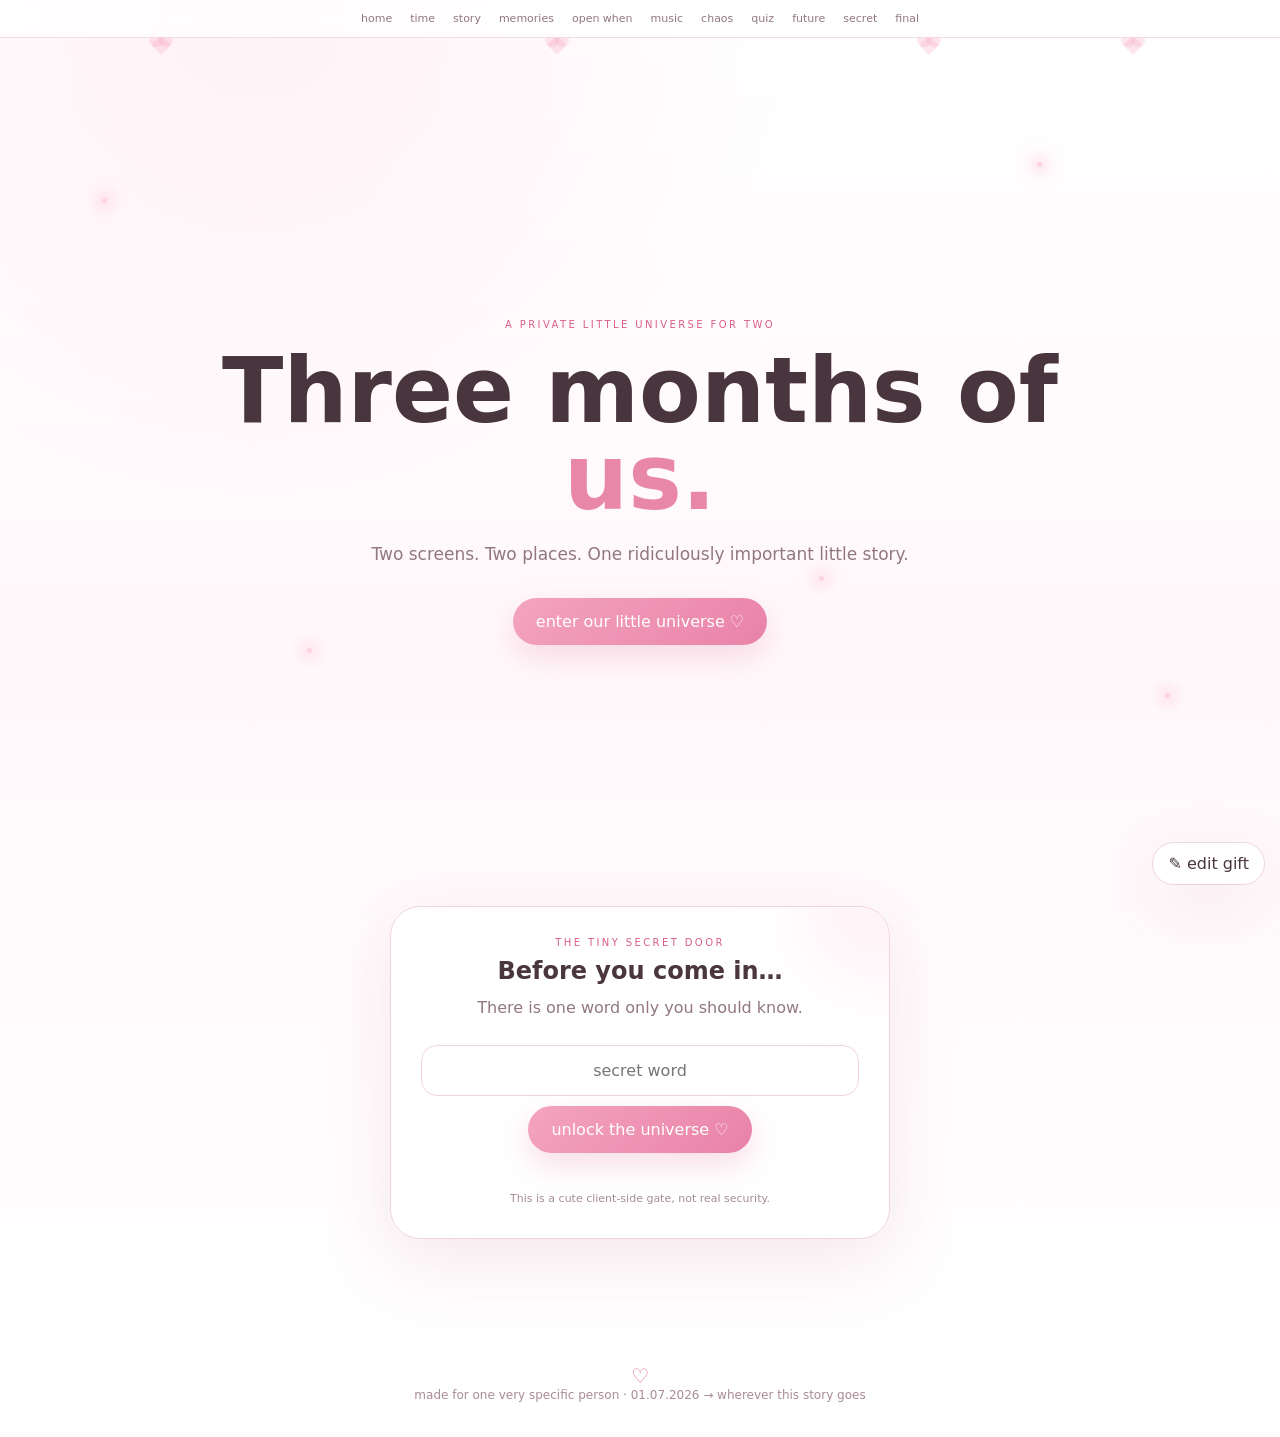
<file: index (1).html>
<!doctype html>
<html lang="en">
<head>
<meta charset="utf-8">
<meta name="viewport" content="width=device-width,initial-scale=1">
<title>Our Little Universe ♡</title>
<style>
:root{--pink:#f5a6c2;--deep:#d95e8a;--soft:#fff0f6;--soft2:#fff8fb;--ink:#49363e;--muted:#927782;--line:#f0d3df;--shadow:0 22px 70px rgba(184,94,126,.13)}
*{box-sizing:border-box}html{scroll-behavior:smooth}body{margin:0;font-family:ui-rounded,"Avenir Next",system-ui,-apple-system,sans-serif;color:var(--ink);background:#fff;overflow-x:hidden}.app{min-height:100vh;background:radial-gradient(circle at 20% 0%,#fff1f7,transparent 30%),linear-gradient(180deg,#fff 0%,#fff8fb 45%,#fff 100%)}button,input,textarea{font:inherit}.hidden{display:none!important}
nav{position:sticky;top:0;z-index:50;backdrop-filter:blur(18px);background:rgba(255,255,255,.78);border-bottom:1px solid rgba(240,211,223,.8);display:flex;justify-content:center;gap:18px;padding:12px;overflow:auto}nav a{color:var(--muted);text-decoration:none;font-size:11px;white-space:nowrap;transition:.2s}nav a:hover{color:var(--deep);transform:translateY(-1px)}
main{position:relative;z-index:2;max-width:1050px;margin:auto;padding:20px 18px 90px}.hero{min-height:calc(100vh - 52px);display:grid;place-items:center;text-align:center;position:relative}.eyebrow{letter-spacing:.24em;text-transform:uppercase;font-size:10px;color:var(--deep)}.hero h1{font-size:clamp(44px,8vw,90px);line-height:.96;margin:18px auto;color:#49353d;max-width:900px;animation:rise 1.2s ease both}.hero h1 span{color:#e987a9}.hero p{max-width:670px;margin:0 auto 28px;color:var(--muted);font-size:17px;line-height:1.8}.cta{border:0;border-radius:999px;padding:14px 23px;background:linear-gradient(135deg,#f4a4bf,#e982a8);color:#fff;cursor:pointer;box-shadow:0 12px 30px rgba(224,119,157,.24);transition:.3s}.cta:hover{transform:translateY(-3px) scale(1.02);box-shadow:0 18px 38px rgba(224,119,157,.3)}
.card{background:rgba(255,255,255,.9);border:1px solid var(--line);border-radius:30px;box-shadow:var(--shadow);padding:30px;margin:25px 0;position:relative;overflow:hidden}.card:before{content:"";position:absolute;width:160px;height:160px;border-radius:50%;background:#ffe5ef;filter:blur(35px);opacity:.45;right:-70px;top:-80px;pointer-events:none}.section-title{text-align:center;margin:6px 0 9px;font-size:31px}.section-sub{text-align:center;color:var(--muted);margin:0 auto 24px;max-width:720px;line-height:1.7}.lock{max-width:500px;margin:0 auto;text-align:center}.lock h2{margin:9px 0}.lock input{width:100%;padding:15px 17px;border:1px solid var(--line);border-radius:16px;outline:none;text-align:center;background:#fff}.lock input:focus{border-color:#e994b1;box-shadow:0 0 0 5px #fff0f5}.error{color:#c65d80;font-size:13px;min-height:20px;margin:9px}.small,.note{font-size:11px;color:#a58c94;line-height:1.5}
.counter{display:grid;grid-template-columns:repeat(4,1fr);gap:12px;max-width:720px;margin:22px auto}.time{padding:20px 8px;border-radius:20px;background:linear-gradient(145deg,#fff8fb,#fff);border:1px solid var(--line);box-shadow:0 8px 25px rgba(200,110,145,.07);text-align:center}.time strong{display:block;font-size:31px;color:#d8648e}.time span{font-size:10px;color:var(--muted);text-transform:uppercase;letter-spacing:.13em}.since{text-align:center;color:var(--muted);font-size:12px}
.grid2,.grid3{display:grid;gap:14px}.grid2{grid-template-columns:repeat(2,1fr)}.grid3{grid-template-columns:repeat(3,1fr)}.tile{padding:22px;border:1px solid var(--line);border-radius:22px;background:#fff;transition:.35s}.tile:hover{transform:translateY(-5px);box-shadow:0 15px 35px rgba(195,100,135,.1)}.tile b{color:var(--deep);font-size:12px;letter-spacing:.08em}.tile p,.tile li{color:var(--muted);line-height:1.65}.bigquote{font-size:25px;line-height:1.5;text-align:center;color:#6a4a57;padding:20px}.letter{font-size:18px;line-height:1.95;white-space:pre-line}.signature{text-align:right;color:var(--deep);margin-top:20px;font-weight:700}.gallery{display:grid;grid-template-columns:repeat(3,1fr);gap:14px}.photo{aspect-ratio:1/1;border-radius:22px;border:1px dashed #e4afc3;background:linear-gradient(135deg,#fff,#fff0f5);display:grid;place-items:center;color:#c795a5;text-align:center;padding:10px;overflow:hidden}.photo img{width:100%;height:100%;object-fit:cover;border-radius:17px}.memory{text-align:center}.memory .photo{margin-bottom:10px}
.question{text-align:center}.answers{display:flex;justify-content:center;gap:10px;flex-wrap:wrap}.answers button,.chip{border:1px solid var(--line);background:#fff;border-radius:999px;padding:11px 20px;color:var(--ink);cursor:pointer;transition:.2s}.answers button:hover,.chip:hover{background:#fff0f5;transform:translateY(-2px)}.response{min-height:34px;margin-top:16px;color:#d26e92;font-weight:700}.quiz .option{display:block;width:100%;margin:9px 0;text-align:left;border:1px solid var(--line);background:#fff;border-radius:15px;padding:13px;cursor:pointer}.quiz .option:hover{background:#fff1f6}.progress{height:7px;border-radius:20px;background:#ffe6ef;overflow:hidden;margin:15px 0}.progress i{display:block;height:100%;width:0;background:#ed91b0;transition:.4s}.music{display:flex;align-items:center;gap:12px;justify-content:center;flex-wrap:wrap}.musicbox{border:1px solid var(--line);background:#fff7fa;border-radius:20px;padding:14px 18px;display:flex;align-items:center;gap:12px}.disc{width:42px;height:42px;border-radius:50%;background:radial-gradient(circle,#fff 0 8%,#f2a0bd 9% 28%,#fff0f5 29% 100%);box-shadow:0 0 18px #f6c5d7;animation:spin 4s linear infinite paused}.disc.playing{animation-play-state:running}.secret{background:linear-gradient(135deg,#fff,#fff0f5);text-align:center}.reveal{display:inline-block;margin-top:12px;color:var(--deep);cursor:pointer}.editbar{position:fixed;right:15px;bottom:15px;z-index:70}.editbtn{border:1px solid var(--line);background:#fff;border-radius:999px;padding:11px 15px;box-shadow:var(--shadow);cursor:pointer;color:var(--ink)}.editpanel{position:fixed;right:15px;bottom:65px;width:min(410px,calc(100vw - 30px));max-height:80vh;overflow:auto;z-index:70;background:#fff;border:1px solid var(--line);border-radius:24px;padding:18px;box-shadow:0 25px 70px rgba(80,45,57,.18)}.editpanel h3{margin:4px 0 12px}.field{margin:12px 0}.field label{display:block;font-size:12px;color:var(--muted);margin-bottom:5px}.field input,.field textarea{width:100%;border:1px solid var(--line);border-radius:12px;padding:10px;background:#fff;resize:vertical}.field textarea{min-height:70px}.save{width:100%;border:0;background:#efa0bb;color:#fff;border-radius:12px;padding:11px;cursor:pointer}.sparkle{position:fixed;width:5px;height:5px;border-radius:50%;background:#ffd2e1;box-shadow:0 0 15px 4px rgba(255,173,201,.65);animation:twinkle 2.8s infinite ease-in-out;pointer-events:none;z-index:1}@keyframes twinkle{0%,100%{opacity:.1;transform:scale(.6)}50%{opacity:1;transform:scale(1.8)}}.heart{position:fixed;width:14px;height:14px;transform:rotate(-45deg);background:rgba(246,153,186,.24);pointer-events:none;z-index:1;animation:float 10s linear infinite}.heart:before,.heart:after{content:"";position:absolute;width:14px;height:14px;border-radius:50%;background:inherit}.heart:before{top:-7px;left:0}.heart:after{left:7px;top:0}@keyframes float{from{transform:translateY(110vh) rotate(-45deg) scale(.7);opacity:0}12%{opacity:.7}90%{opacity:.2}to{transform:translateY(-15vh) rotate(-45deg) scale(1.1);opacity:0}}@keyframes rise{from{opacity:0;transform:translateY(25px)}to{opacity:1;transform:none}}@keyframes spin{to{transform:rotate(360deg)}}@keyframes pulse{50%{transform:scale(1.04);box-shadow:0 0 35px rgba(239,145,177,.28)}}.pulse{animation:pulse 2s ease-in-out infinite}
footer{text-align:center;color:#a98c96;font-size:12px;padding:35px 20px}.footerheart{color:#df779b;font-size:20px}.audio-note{font-size:11px;color:#a88e97;text-align:center;margin-top:10px}
.feature-grid{display:grid;grid-template-columns:repeat(3,1fr);gap:14px}.feature-card{border:1px solid var(--line);border-radius:22px;background:#fff;padding:20px;transition:.3s;position:relative;overflow:hidden}.feature-card:hover{transform:translateY(-4px);box-shadow:0 14px 35px rgba(195,100,135,.1)}.feature-card h3{margin:8px 0}.feature-card p{color:var(--muted);line-height:1.55}.feature-icon{font-size:24px;color:var(--deep)}.counter-big{font-size:38px;color:var(--deep);text-align:center;font-weight:700}.open-grid{display:grid;grid-template-columns:repeat(3,1fr);gap:12px}.open-card{min-height:110px;border:1px solid var(--line);border-radius:18px;background:linear-gradient(145deg,#fff,#fff2f7);padding:17px;text-align:center;cursor:pointer;transition:.3s}.open-card:hover{transform:translateY(-4px) rotate(-1deg);box-shadow:0 15px 30px rgba(195,100,135,.1)}.open-card .msg{display:none;margin-top:9px;color:var(--deep);font-size:13px;line-height:1.45}.open-card.open .msg{display:block}.open-card.open .prompt{display:none}.reason-box{max-width:620px;margin:20px auto;text-align:center;padding:28px;border:1px solid #e7aac0;border-radius:24px;background:#fff9fb;font-size:19px;line-height:1.6}.reason-number{text-align:center;color:var(--muted);font-size:11px}.chat{max-width:700px;margin:auto;display:grid;gap:10px}.bubble{max-width:75%;padding:13px 16px;border-radius:18px;background:#fff2f7;border:1px solid var(--line);line-height:1.5}.bubble.me{justify-self:end;background:#fff}.bubble small{display:block;color:#b08d9a;font-size:10px;margin-top:5px}.playlist{display:grid;grid-template-columns:1fr 1fr;gap:9px}.track{border:1px solid var(--line);border-radius:15px;padding:11px;background:#fff;display:flex;justify-content:space-between;align-items:center;cursor:pointer}.track.active{background:#fff0f5;border-color:#e89ab7}.track span{color:var(--deep);font-size:13px}.checklist{display:grid;gap:10px;max-width:600px;margin:auto}.check{padding:13px 15px;border:1px solid var(--line);border-radius:15px;background:#fff;cursor:pointer}.check.done{background:#fff0f5;color:var(--deep);text-decoration:line-through}.gift-grid{display:grid;grid-template-columns:repeat(3,1fr);gap:15px}.gift{min-height:140px;border:0;background:transparent;cursor:pointer;position:relative}.gift-box{height:90px;width:105px;margin:0 auto 8px;border:3px solid #ed8fb0;border-radius:10px;position:relative;background:linear-gradient(145deg,#fff,#fff0f5);box-shadow:0 8px 25px rgba(224,119,157,.15);transition:.3s}.gift-box:before{content:"";position:absolute;left:46%;top:0;width:9px;height:100%;background:#f3a0bd}.gift-box:after{content:"♡";position:absolute;left:36px;top:-35px;font-size:40px;color:#ed8fb0}.gift:hover .gift-box{transform:translateY(-7px) rotate(-2deg)}.gift-label{color:var(--muted);font-size:12px}.voice-list{display:grid;gap:10px;max-width:700px;margin:auto}.voice{display:flex;align-items:center;gap:12px;border:1px solid var(--line);border-radius:17px;padding:13px;background:#fff}.voice button{border:0;background:#fff0f5;color:var(--deep);border-radius:50%;width:38px;height:38px;cursor:pointer}.secret-page{max-width:650px;margin:auto;text-align:center}.pin{display:flex;justify-content:center;gap:8px}.pin input{width:48px;height:50px;text-align:center;border:1px solid var(--line);border-radius:12px;font-size:20px}.future-card{display:grid;grid-template-columns:1fr 1fr;gap:18px;align-items:center}.future-note{padding:22px;border:1px solid var(--line);border-radius:22px;background:#fff}.carousel{position:relative;display:flex;align-items:center;gap:10px}.carousel .slide{flex:1;min-height:220px;border-radius:22px;border:1px solid var(--line);background:#fff7fa;display:grid;place-items:center;text-align:center;padding:20px}.arrow{border:1px solid var(--line);background:#fff;border-radius:50%;width:38px;height:38px;cursor:pointer;color:var(--deep)}
@media(max-width:700px){.grid2,.grid3{grid-template-columns:1fr}.gallery{grid-template-columns:1fr 1fr}.counter{grid-template-columns:repeat(2,1fr)}nav{justify-content:flex-start}.hero{min-height:80vh}.card{padding:21px;border-radius:23px}}
@media(max-width:700px){.feature-grid,.open-grid,.gift-grid,.playlist,.future-card{grid-template-columns:1fr 1fr}.feature-grid .feature-card:last-child{grid-column:1/-1}.future-card{grid-template-columns:1fr}.bubble{max-width:88%}}
</style>
</head>
<body>
<div class="app" id="app">
<nav><a href="#home">home</a><a href="#counter">time</a><a href="#story">story</a><a href="#memories">memories</a><a href="#openwhen">open when</a><a href="#music">music</a><a href="#chaos">chaos</a><a href="#quiz">quiz</a><a href="#future">future</a><a href="#secret">secret</a><a href="#question">final</a></nav>
<div class="sparkle" style="left:8%;top:22%;animation-delay:.4s"></div><div class="sparkle" style="left:81%;top:18%;animation-delay:1.2s"></div><div class="sparkle" style="left:64%;top:64%;animation-delay:2s"></div><div class="sparkle" style="left:24%;top:72%;animation-delay:.8s"></div><div class="sparkle" style="left:91%;top:77%;animation-delay:1.7s"></div>
<div class="heart" style="left:12%;animation-delay:1s;animation-duration:11s"></div><div class="heart" style="left:72%;animation-delay:4s;animation-duration:13s"></div><div class="heart" style="left:43%;animation-delay:7s;animation-duration:10s"></div><div class="heart" style="left:88%;animation-delay:2s;animation-duration:15s"></div>
<main>
<section class="hero" id="home"><div><div class="eyebrow">a private little universe for two</div><h1 id="heroTitle">Three months of <span>us.</span></h1><p id="heroIntro">Two screens. Two places. One ridiculously important little story.</p><button class="cta" onclick="document.querySelector('#gate').scrollIntoView({behavior:'smooth'})">enter our little universe ♡</button></div></section>
<section class="card lock" id="gate"><div class="eyebrow">the tiny secret door</div><h2 id="gateTitle">Before you come in…</h2><p id="gateText" class="section-sub">There is one word only you should know.</p><input id="password" type="password" placeholder="secret word" onkeydown="if(event.key==='Enter')unlock()"><button class="cta" style="margin-top:10px" onclick="unlock()">unlock the universe ♡</button><div id="error" class="error"></div><div class="small">This is a cute client-side gate, not real security.</div></section>
<div id="content" class="hidden">
<section class="card pulse" id="counter"><div class="eyebrow" style="text-align:center">since the day we became us</div><h2 class="section-title">Our time together</h2><p class="section-sub">This one never counts down. It keeps counting <b>up</b> from July 1, 2026.</p><div class="counter"><div class="time"><strong id="days">0</strong><span>days</span></div><div class="time"><strong id="hours">0</strong><span>hours</span></div><div class="time"><strong id="mins">0</strong><span>minutes</span></div><div class="time"><strong id="secs">0</strong><span>seconds</span></div></div><div class="since">01 July 2026 · and counting ♡</div></section>
<section class="card" id="story"><div class="eyebrow" style="text-align:center">chapter one → forever-ish</div><h2 class="section-title">Our story</h2><p class="section-sub">Every box is yours to rewrite.</p><div class="grid2"><div class="tile"><b>01 JUL 2026</b><h3>The beginning</h3><p id="m1">[How it started. What you felt. What made July 1 special.]</p></div><div class="tile"><b>MONTH ONE</b><h3>The first little era</h3><p id="m2">[Favorite call, first “I love you”, funniest conversation, first fight, anything.]</p></div><div class="tile"><b>MONTH TWO</b><h3>The “this is real” era</h3><p id="m3">[A memory that made you realize how much she matters.]</p></div><div class="tile"><b>MONTH THREE</b><h3>Here we are</h3><p id="m4">[What these three months mean to you.]</p></div></div></section>
<section class="card"><div class="eyebrow" style="text-align:center">the full version</div><h2 class="section-title">Our story, in five little moments</h2><p class="section-sub">A clickable timeline you can rewrite completely.</p><div class="feature-grid"><div class="feature-card"><div class="feature-icon">♡</div><h3>01 · We met</h3><p>[Date + how you first found each other.]</p></div><div class="feature-card"><div class="feature-icon">♡</div><h3>02 · First chat</h3><p>[What the first real conversation was like.]</p></div><div class="feature-card"><div class="feature-icon">♡</div><h3>03 · First picture</h3><p>[The first photo / screenshot / memory.]</p></div><div class="feature-card"><div class="feature-icon">♡</div><h3>04 · I love you</h3><p>[The moment the words became real.]</p></div><div class="feature-card"><div class="feature-icon">♡</div><h3>05 · Today</h3><p>[What you feel right now.]</p></div></div></section>
<section class="card" id="reasonsCards"><div class="eyebrow" style="text-align:center">things I could never fit in one text</div><h2 class="section-title">Reasons I love you</h2><p class="section-sub">Click the cards. Replace these with your own.</p><div class="grid3"><div class="tile" onclick="pop(this)"><b>01</b><h3>Your heart</h3><p>[reason]</p></div><div class="tile" onclick="pop(this)"><b>02</b><h3>Your laugh</h3><p>[reason]</p></div><div class="tile" onclick="pop(this)"><b>03</b><h3>The little things</h3><p>[reason]</p></div><div class="tile" onclick="pop(this)"><b>04</b><h3>How you care</h3><p>[reason]</p></div><div class="tile" onclick="pop(this)"><b>05</b><h3>Our chaos</h3><p>[inside joke]</p></div><div class="tile" onclick="pop(this)"><b>06</b><h3>Simply you</h3><p>[reason]</p></div></div></section>
<section class="card" id="letter"><div class="eyebrow" style="text-align:center">from my side of the screen</div><h2 class="section-title" id="letterTitle">A letter I needed you to read</h2><div class="letter" id="letterBody">[Write the actual letter here. Make it sound like you — not like a greeting card.]

[Talk about the distance, the late-night conversations, the stupid jokes, the hard days, and why you stayed.]

[End it however you want.]</div><div class="signature" id="signature">— yours, always ♡</div></section>
<section class="card" id="memories"><div class="eyebrow" style="text-align:center">our little museum</div><h2 class="section-title">Photos & memories</h2><p class="section-sub">Replace each placeholder with your own image path and caption.</p><div class="gallery"><div class="memory"><div class="photo">PHOTO 01<br>replace with her favorite picture</div><b>our favorite moment</b></div><div class="memory"><div class="photo">PHOTO 02<br>replace me</div><b>the one that makes me smile</b></div><div class="memory"><div class="photo">PHOTO 03<br>replace me</div><b>another little memory</b></div><div class="memory"><div class="photo">PHOTO 04<br>replace me</div><b>your caption here</b></div><div class="memory"><div class="photo">PHOTO 05<br>replace me</div><b>our chaos</b></div><div class="memory"><div class="photo">PHOTO 06<br>replace me</div><b>one for the future</b></div></div></section>
<section class="card"><div class="eyebrow" style="text-align:center">memory wall</div><h2 class="section-title">A few more memories</h2><p class="section-sub">Use these as extra photos, screenshots, dates or tiny notes.</p><div class="carousel"><button class="arrow" onclick="memorySlide(-1)">‹</button><div class="slide" id="memorySlide"><b>Memory 01</b><br><br>[Add a photo, screenshot or little story here.]</div><button class="arrow" onclick="memorySlide(1)">›</button></div></section>
<section class="card" id="reasons"><div class="eyebrow" style="text-align:center">things I could never fit in one text</div><h2 class="section-title">Reasons I love you</h2><p class="section-sub">A reason counter — keep pressing the button.</p><div class="reason-box" id="reasonBox">Because somehow you can make an ordinary day feel special. ♡</div><div class="reason-number" id="reasonNumber">Reason 1 / 100</div><div style="text-align:center;margin-top:13px"><button class="cta" onclick="nextReason()">give me another reason ♡</button></div></section>
<section class="card" id="openwhen"><div class="eyebrow" style="text-align:center">for different versions of you</div><h2 class="section-title">Open when…</h2><p class="section-sub">Tap a card and hide a different message inside each one.</p><div class="open-grid"><div class="open-card" onclick="this.classList.toggle('open')"><b>Open when you're sad</b><div class="msg">[Your comforting message here.]</div></div><div class="open-card" onclick="this.classList.toggle('open')"><b>Open when you miss me</b><div class="msg">[Tell her what you'd say if you were beside her.]</div></div><div class="open-card" onclick="this.classList.toggle('open')"><b>Open when you're angry</b><div class="msg">[A calm message / apology / joke.]</div></div><div class="open-card" onclick="this.classList.toggle('open')"><b>Open when you can't sleep</b><div class="msg">[A late-night message.]</div></div><div class="open-card" onclick="this.classList.toggle('open')"><b>Open when you need motivation</b><div class="msg">[Your pep talk.]</div></div><div class="open-card" onclick="this.classList.toggle('open')"><b>Open when you want to know I love you</b><div class="msg">[The message you never want her to forget.]</div></div></div></section>
<section class="card" id="music"><div class="eyebrow" style="text-align:center">our soundtrack</div><h2 class="section-title">Our song + playlist</h2><p class="section-sub">One main song plus a whole playlist. Put your files in a <b>music/</b> folder in GitHub.</p><div class="music"><div class="musicbox"><div class="disc" id="disc"></div><button class="cta" onclick="toggleMusic()" id="musicBtn">play our song ♡</button><audio id="song" loop></audio></div></div><div class="playlist" style="max-width:650px;margin:18px auto"><div class="track" onclick="selectTrack(0)"><span>01 · [Our Song]</span><small>[Artist]</small></div><div class="track" onclick="selectTrack(1)"><span>02 · [Song]</span><small>[Artist]</small></div><div class="track" onclick="selectTrack(2)"><span>03 · [Song]</span><small>[Artist]</small></div><div class="track" onclick="selectTrack(3)"><span>04 · [Song]</span><small>[Artist]</small></div><div class="track" onclick="selectTrack(4)"><span>05 · [Song]</span><small>[Artist]</small></div><div class="track" onclick="selectTrack(5)"><span>06 · [Song]</span><small>[Artist]</small></div></div><div class="audio-note">CONFIG.song can point to your main .mp3. Add more paths to CONFIG.playlist later.</div></section>
<section class="card" id="chaos"><div class="eyebrow" style="text-align:center">the evidence</div><h2 class="section-title">Our Chaos</h2><p class="section-sub">A little fake chat wall for your funniest conversations and inside jokes.</p><div class="chat"><div class="bubble">“[Your funniest quote here.]”<small>you</small></div><div class="bubble me">“[Your reply.]”<small>me</small></div><div class="bubble">“[Another ridiculous moment.]”<small>you</small></div><div class="bubble me">“[The reply that makes you both laugh.]”<small>me</small></div></div></section>
<section class="card" id="reasons2"><div class="eyebrow" style="text-align:center">little promises</div><h2 class="section-title">Things I want to keep doing</h2><div class="grid2"><div class="tile">♡ [Promise / goal #1]</div><div class="tile">♡ [Promise / goal #2]</div><div class="tile">♡ [Promise / goal #3]</div><div class="tile">♡ [Promise / goal #4]</div></div></section>
<section class="card"><div class="eyebrow" style="text-align:center">our future</div><h2 class="section-title">Things we still have to do</h2><p class="section-sub">Tap each one as you make the memory.</p><div class="checklist"><div class="check" onclick="this.classList.toggle('done')">□ Watch a sunrise together</div><div class="check" onclick="this.classList.toggle('done')">□ Travel somewhere together</div><div class="check" onclick="this.classList.toggle('done')">□ Have a random midnight adventure</div><div class="check" onclick="this.classList.toggle('done')">□ Take 1,000 pictures together</div><div class="check" onclick="this.classList.toggle('done')">□ Make more memories</div><div class="check" onclick="this.classList.toggle('done')">□ Grow old together</div></div></section>
<section class="card"><div class="eyebrow" style="text-align:center">choose your gift</div><h2 class="section-title">Pick one box</h2><p class="section-sub">Each box can reveal a different surprise.</p><div class="gift-grid"><button class="gift" onclick="giftReveal(1)"><div class="gift-box"></div><div class="gift-label">Box 01</div></button><button class="gift" onclick="giftReveal(2)"><div class="gift-box"></div><div class="gift-label">Box 02</div></button><button class="gift" onclick="giftReveal(3)"><div class="gift-box"></div><div class="gift-label">Box 03</div></button></div><div class="response" id="giftResult"></div></section>
<section class="card"><div class="eyebrow" style="text-align:center">little pieces of my voice</div><h2 class="section-title">Voice messages</h2><p class="section-sub">Put your own recordings in <b>audio/</b> and change the source paths.</p><div class="voice-list"><div class="voice"><button onclick="playVoice('v1')">▶</button><span><b>Message 01</b><br><small>[What this recording is about]</small></span><audio id="v1"></audio></div><div class="voice"><button onclick="playVoice('v2')">▶</button><span><b>Message 02</b><br><small>[A goodnight / birthday / random message]</small></span><audio id="v2"></audio></div><div class="voice"><button onclick="playVoice('v3')">▶</button><span><b>Message 03</b><br><small>[Something she can replay whenever she misses you]</small></span><audio id="v3"></audio></div></div></section>
<section class="card quiz" id="quiz"><div class="eyebrow" style="text-align:center">only you would know</div><h2 class="section-title">Our tiny relationship quiz</h2><p class="section-sub" id="quizQuestion">Question 1: [put your first inside-joke question here]</p><div class="progress"><i id="quizProgress"></i></div><button class="option" onclick="quizAnswer(0)">[answer option A]</button><button class="option" onclick="quizAnswer(1)">[answer option B]</button><button class="option" onclick="quizAnswer(2)">[answer option C]</button><div class="response" id="quizResult"></div></section>
<section class="card" id="future"><div class="eyebrow" style="text-align:center">from the future</div><h2 class="section-title">A message from future me</h2><p class="section-sub">Choose a future date and write what you hope you can say then.</p><div class="future-card"><div class="future-note"><b id="futureDate">01 July 2031</b><p id="futureLetter">Hey you. If you're reading this five years from now, I hope we've made a thousand more memories. [Write the future letter here.]</p><div class="signature">— me, from today ♡</div></div><div class="photo">FUTURE PHOTO<br>replace me</div></div></section>
<section class="card" id="secret"><div class="secret-page"><div class="eyebrow">not everyone finds this</div><h2 class="section-title">Secret Page</h2><p class="section-sub">Enter the second secret to unlock the hidden message.</p><div class="pin"><input maxlength="1" id="p1"><input maxlength="1" id="p2"><input maxlength="1" id="p3"><input maxlength="1" id="p4"><input maxlength="1" id="p5"></div><button class="cta" style="margin-top:14px" onclick="unlockSecret()">unlock secret ♡</button><div id="secretText" class="hidden reveal">[Your deepest / funniest / most romantic secret goes here. ♡]</div></div></section>
<section class="card question" id="question"><div class="eyebrow">okay, serious question</div><h2 class="section-title" id="questionTitle">Will you stay for the next chapter?</h2><p class="section-sub" id="questionText">There is no wrong answer. There is, however, a very obvious one.</p><div class="answers"><button onclick="answer('yes')">yes ♡</button><button onclick="answer('yes')">obviously yes</button><button onclick="answer('maybe')">let me think</button></div><div class="response" id="response"></div></section>
</div>
</main><footer id="footerText"><div class="footerheart">♡</div>made for one very specific person · 01.07.2026 → wherever this story goes</footer>
<div class="editbar"><button class="editbtn" onclick="toggleEditor()">✎ edit gift</button></div>
<div class="editpanel hidden" id="editor"><h3>Edit your gift</h3><div class="field"><label>Hero title</label><input id="eHeroTitle"></div><div class="field"><label>Hero intro</label><textarea id="eHeroIntro"></textarea></div><div class="field"><label>Secret password</label><input id="ePassword"></div><div class="field"><label>Gate title</label><input id="eGateTitle"></div><div class="field"><label>Letter title</label><input id="eLetterTitle"></div><div class="field"><label>Letter</label><textarea id="eLetterBody" style="min-height:170px"></textarea></div><div class="field"><label>Signature</label><input id="eSignature"></div><div class="field"><label>Final question</label><input id="eQuestion"></div><div class="field"><label>Yes response</label><input id="eYes"></div><div class="field"><label>Maybe response</label><input id="eMaybe"></div><button class="save" onclick="saveEdits()">save changes ♡</button><div class="note">For the final GitHub version, you can edit all placeholders directly in CONFIG and the HTML. Add your own photos and song file to the repository.</div></div>
</div>
<script>
const CONFIG={password:"DRISHTI",secretCode:"12345",secretMessage:"[Your deepest / funniest / most romantic secret goes here. ♡]",start:"2026-07-01T00:00:00",song:"",playlist:["music/oursong.mp3","music/song2.mp3","music/song3.mp3","music/song4.mp3","music/song5.mp3","music/song6.mp3"],heroTitle:"Three months of <span>us.</span>",heroIntro:"Two screens. Two places. One ridiculously important little story.",gateTitle:"Before you come in…",letterTitle:"A letter I needed you to read",letterBody:"[Write the actual letter here. Make it sound like you — not like a greeting card.]\n\n[Talk about the distance, the late-night conversations, the stupid jokes, the hard days, and why you stayed.]\n\n[End it however you want.]",signature:"— yours, always ♡",question:"Will you stay for the next chapter?",yesResponse:"I knew it. Come here, idiot. ♡",maybeResponse:"Take your time… I’ll be over here pretending not to panic. ♡"};
function text(id,v){document.getElementById(id).innerHTML=v}text('heroTitle',CONFIG.heroTitle);text('heroIntro',CONFIG.heroIntro);text('gateTitle',CONFIG.gateTitle);text('letterTitle',CONFIG.letterTitle);text('letterBody',CONFIG.letterBody);text('signature',CONFIG.signature);text('questionTitle',CONFIG.question);
function unlock(){if(document.getElementById('password').value.trim().toLowerCase()===CONFIG.password.toLowerCase()){document.getElementById('content').classList.remove('hidden');document.getElementById('error').textContent='';document.querySelector('#counter').scrollIntoView({behavior:'smooth'});celebrate(24)}else document.getElementById('error').textContent='hmm… not quite. try again ♡'}
function celebrate(n=12){for(let i=0;i<n;i++){const h=document.createElement('div');h.className='heart';h.style.left=(30+Math.random()*40)+'%';h.style.bottom='10%';h.style.animationDuration=(3+Math.random()*4)+'s';document.body.appendChild(h);setTimeout(()=>h.remove(),7000)}}
function tick(){let ms=Math.max(0,Date.now()-new Date(CONFIG.start).getTime()),s=Math.floor(ms/1000);document.getElementById('days').textContent=Math.floor(s/86400);s%=86400;document.getElementById('hours').textContent=String(Math.floor(s/3600)).padStart(2,'0');s%=3600;document.getElementById('mins').textContent=String(Math.floor(s/60)).padStart(2,'0');document.getElementById('secs').textContent=String(s%60).padStart(2,'0')}tick();setInterval(tick,1000);
function answer(type){document.getElementById('response').textContent=type==='yes'?CONFIG.yesResponse:CONFIG.maybeResponse;if(type==='yes')celebrate(16)}function pop(el){el.style.transform='scale(1.04)';setTimeout(()=>el.style.transform='',250)}function revealSecret(){document.getElementById('secretText').classList.remove('hidden');celebrate(10)}
const reasons=["Because somehow you can make an ordinary day feel special. ♡","Because your little habits became some of my favorite things. ♡","Because even through a screen, you feel close.","Because I love the way we can be completely stupid together.","Because you make me want to collect more memories.","Because you're you. And somehow that's enough for a hundred reasons."];let reasonIndex=0;function nextReason(){reasonIndex=(reasonIndex+1)%reasons.length;document.getElementById('reasonBox').textContent=reasons[reasonIndex];document.getElementById('reasonNumber').textContent='Reason '+(reasonIndex+1)+' / 100';celebrate(4)}
const memories=["Memory 01\n[Add your first favorite memory here.]","Memory 02\n[Add a screenshot or photo here.]","Memory 03\n[Add an inside joke here.]","Memory 04\n[Add a date + tiny story here.]","Memory 05\n[Add a future memory placeholder.]","Memory 06\n[Anything only the two of you understand.]"];let memoryIndex=0;function memorySlide(dir){memoryIndex=(memoryIndex+dir+memories.length)%memories.length;document.getElementById('memorySlide').innerHTML=memories[memoryIndex].replace('\n','<br><br>')}
function selectTrack(i){document.querySelectorAll('.track').forEach((x,j)=>x.classList.toggle('active',i===j));const paths=(CONFIG.playlist||[]);if(paths[i]){const a=document.getElementById('song');a.src=paths[i];a.play();playing=true;document.getElementById('disc').classList.add('playing');document.getElementById('musicBtn').textContent='pause our song ♡'}}
function giftReveal(n){const msgs={1:'[Box 01: put a cute surprise here.]',2:'[Box 02: put a secret message here.]',3:'[Box 03: put the biggest surprise here.]'};document.getElementById('giftResult').textContent=msgs[n];celebrate(9)}
function playVoice(id){const a=document.getElementById(id);if(!a.src){a.src=id==='v1'?'audio/message1.mp3':id==='v2'?'audio/message2.mp3':'audio/message3.mp3'}a.play().catch(()=>alert('Add the matching recording inside the audio/ folder first.'))}
function unlockSecret(){const code=[1,2,3,4,5].map(n=>document.getElementById('p'+n).value).join('').toLowerCase();if(code===CONFIG.secretCode.toLowerCase()){document.getElementById('secretText').classList.remove('hidden');document.getElementById('secretText').textContent=CONFIG.secretMessage;celebrate(20)}else alert('That secret combination is not quite right ♡')}
let playing=false;function toggleMusic(){const a=document.getElementById('song');if(!CONFIG.song){alert('Add your song file path to CONFIG.song first. Example: "music/oursong.mp3"');return}if(!playing){a.src=CONFIG.song;a.play();playing=true;document.getElementById('disc').classList.add('playing');document.getElementById('musicBtn').textContent='pause our song ♡'}else{a.pause();playing=false;document.getElementById('disc').classList.remove('playing');document.getElementById('musicBtn').textContent='play our song ♡'}}
let q=0;const quizQuestions=['Question 1: [put your first inside-joke question here]','Question 2: [put another “only we know this” question here]','Question 3: [finish with something ridiculously easy]'];function quizAnswer(){document.getElementById('quizResult').textContent='[Replace this with the correct/wrong reaction.] ♡';q++;document.getElementById('quizProgress').style.width=Math.min(100,q*33.33)+'%';if(q<3)document.getElementById('quizQuestion').textContent=quizQuestions[q];else document.getElementById('quizQuestion').textContent='You made it. [Final quiz message here.]'}
function toggleEditor(){document.getElementById('editor').classList.toggle('hidden');document.getElementById('eHeroTitle').value=CONFIG.heroTitle.replaceAll('<span>','').replaceAll('</span>','');document.getElementById('eHeroIntro').value=CONFIG.heroIntro;document.getElementById('ePassword').value=CONFIG.password;document.getElementById('eGateTitle').value=CONFIG.gateTitle;document.getElementById('eLetterTitle').value=CONFIG.letterTitle;document.getElementById('eLetterBody').value=CONFIG.letterBody;document.getElementById('eSignature').value=CONFIG.signature;document.getElementById('eQuestion').value=CONFIG.question;document.getElementById('eYes').value=CONFIG.yesResponse;document.getElementById('eMaybe').value=CONFIG.maybeResponse}
function saveEdits(){CONFIG.heroTitle=document.getElementById('eHeroTitle').value;CONFIG.heroIntro=document.getElementById('eHeroIntro').value;CONFIG.password=document.getElementById('ePassword').value;CONFIG.gateTitle=document.getElementById('eGateTitle').value;CONFIG.letterTitle=document.getElementById('eLetterTitle').value;CONFIG.letterBody=document.getElementById('eLetterBody').value;CONFIG.signature=document.getElementById('eSignature').value;CONFIG.question=document.getElementById('eQuestion').value;CONFIG.yesResponse=document.getElementById('eYes').value;CONFIG.maybeResponse=document.getElementById('eMaybe').value;text('heroTitle',CONFIG.heroTitle);text('heroIntro',CONFIG.heroIntro);text('gateTitle',CONFIG.gateTitle);text('letterTitle',CONFIG.letterTitle);text('letterBody',CONFIG.letterBody);text('signature',CONFIG.signature);text('questionTitle',CONFIG.question);document.getElementById('editor').classList.add('hidden')}
</script>
</body></html>
</file>
